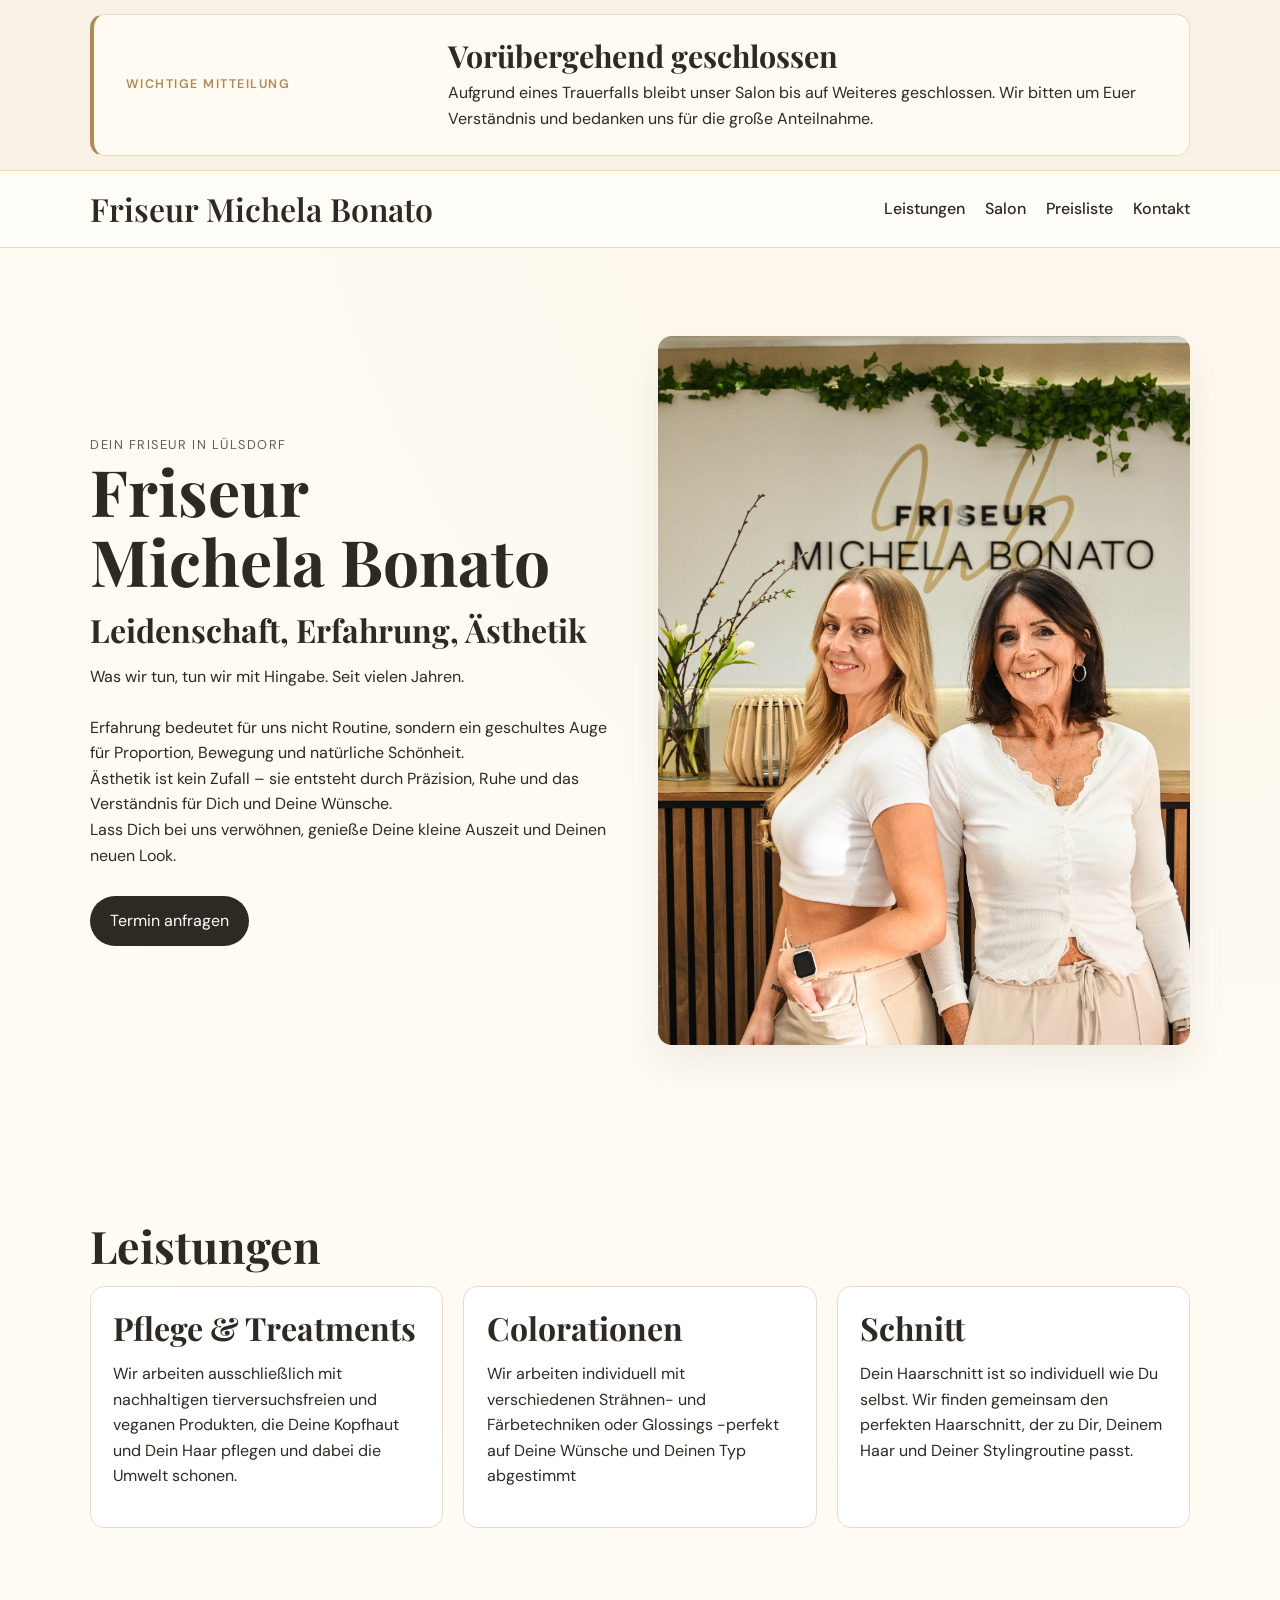
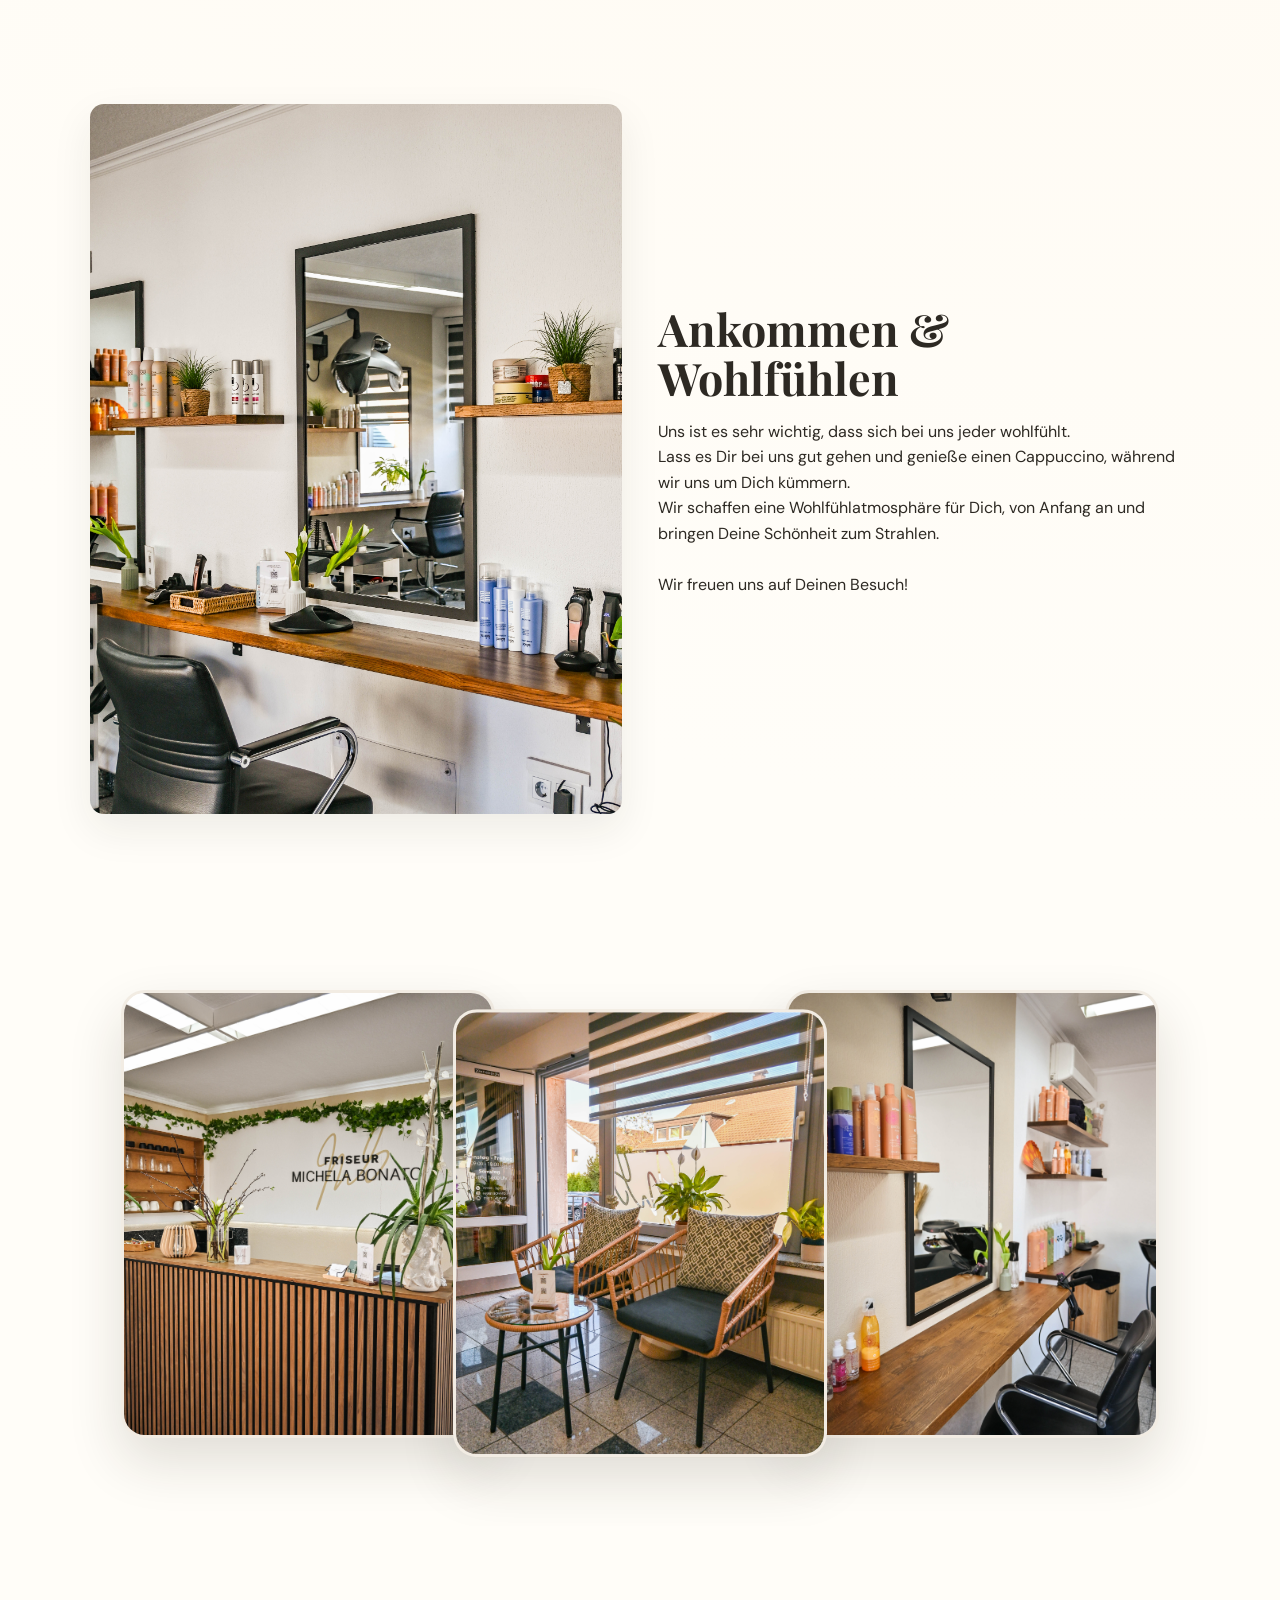
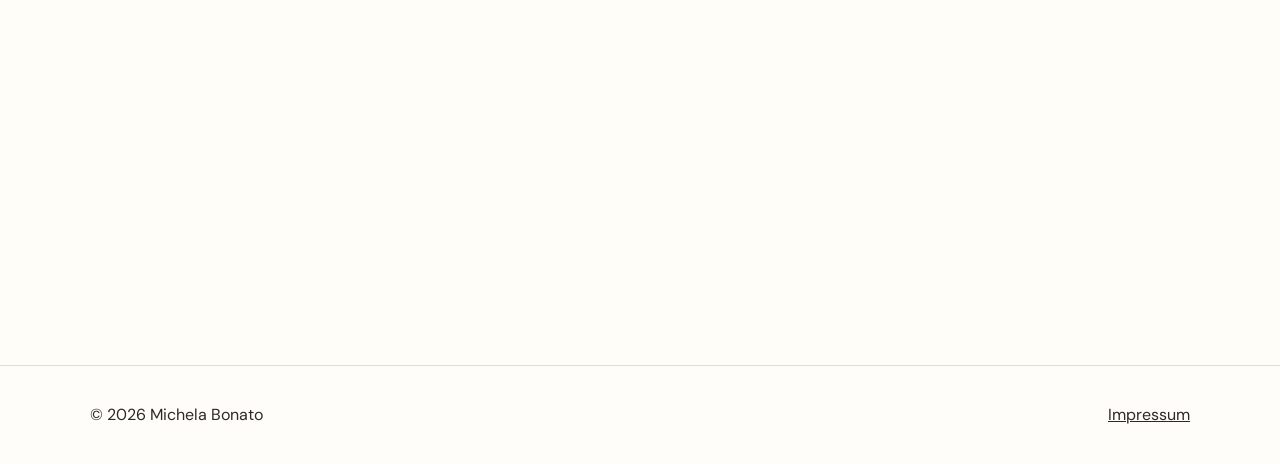
<file: index.html>
<!doctype html>
<html lang="de">

<head>
  <meta charset="UTF-8" />
  <meta name="viewport" content="width=device-width, initial-scale=1.0" />
  <title>Friseur Michela Bonato</title>
  <meta name="description"
    content="Friseur in Lülsdorf - Leidenschaft, Erfahrung, Ästhetik. Jetzt Termin anfragen." />
  <meta name="keywords"
    content="Friseur Lülsdorf, Michela Bonato, Damenfriseur Lülsdorf, Herrenfriseur Lülsdorf, Haarschnitt Lülsdorf" />
  <meta name="robots" content="index, follow" />
  <meta name="author" content="Friseur Michela Bonato" />
  <link rel="canonical" href="https://www.michela-bonato.de/" />

  <meta property="og:type" content="website" />
  <meta property="og:title" content="Michela Bonato | Friseur Lülsdorf" />
  <meta property="og:description" content="Friseur in Lülsdorf - Leidenschaft, Erfahrung, Ästhetik. Jetzt Termin anfragen." />
  <meta property="og:url" content="https://www.michela-bonato.de/" />
  <meta property="og:image"
    content="img/og_image.jpg" />

  <meta name="twitter:card" content="summary_large_image" />
  <meta name="twitter:title" content="Michela Bonato | Friseur Lülsdorf" />
  <meta name="twitter:description"
    content="Friseur Lülsdorf, Michela Bonato, Damenfriseur Lülsdorf, Herrenfriseur Lülsdorf, Haarschnitt Lülsdorf" />
  <meta name="twitter:image"
    content="img/og_image.jpg" />

  <script type="application/ld+json">
      {
        "@context": "https://schema.org",
        "@type": "HairSalon",
        "name": "Friseur Michela Bonato",
        "description": "Friseur in Lülsdorf - Leidenschaft, Erfahrung, Ästhetik. Jetzt Termin anfragen.",
        "address": {
          "@type": "PostalAddress",
          "addressLocality": "Lülsdorf",
          "addressRegion": "Niederkassel",
          "addressCountry": "DE"
        },
        "areaServed": "Lülsdorf",
        "url": "https://www.michela-bonato.de/",
      }
  </script>
  <link rel="icon" href="img/favicon-1-300x300.png" sizes="192x192" />
  <link rel="apple-touch-icon" href="img/favicon-1-300x300.png" />
  <link rel="stylesheet" href="css/styles.css" />
</head>

<body>
  <aside class="opening-notice" aria-labelledby="opening-notice-title">
    <div class="container opening-notice-content">
      <p class="opening-notice-label">Wichtige Mitteilung</p>
      <div>
        <h2 id="opening-notice-title">Vorübergehend geschlossen</h2>
        <p>Aufgrund eines Trauerfalls bleibt unser Salon bis auf Weiteres geschlossen. Wir bitten um Euer Verständnis und bedanken uns für die große Anteilnahme.</p>
      </div>
    </div>
  </aside>

  <header class="site-header" id="start">
    <div class="container nav-wrap">
      <a class="brand" href="#start">Friseur Michela Bonato</a>
      <button class="menu-toggle" type="button" aria-expanded="false" aria-controls="site-menu" aria-label="Menü öffnen">
        <span></span>
        <span></span>
        <span></span>
      </button>
      <nav id="site-menu" aria-label="Hauptnavigation">
        <ul class="menu">
          <li><a href="#leistungen">Leistungen</a></li>
          <li><a href="#ueber-uns">Salon</a></li>
          <li><a href="#preisliste">Preisliste</a></li>
          <li><a href="#kontakt">Kontakt</a></li>
        </ul>
      </nav>
    </div>
  </header>

  <main>
    <section class="hero reveal">
      <div class="container hero-grid">
        <div class="hero-copy">
          <p class="kicker">Dein Friseur in Lülsdorf</p>
          <h1>Friseur<br />Michela Bonato</h1>
          <h2 class="h3">Leidenschaft, Erfahrung, Ästhetik</h2>
          <p>
            Was wir tun, tun wir mit Hingabe. Seit vielen Jahren.<br />
            <br />
            Erfahrung bedeutet für uns nicht Routine, sondern ein geschultes Auge für Proportion, Bewegung und natürliche Schönheit.<br />
            Ästhetik ist kein Zufall – sie entsteht durch Präzision, Ruhe und das Verständnis für Dich und Deine Wünsche.
            <br />
            Lass Dich bei uns verwöhnen, genieße Deine kleine Auszeit und Deinen neuen Look.
          </p>
          <a class="btn" href="https://wa.link/77ubc4">Termin anfragen</a>
        </div>
        <img src="img/hero.jpg" alt="Friseursalon mit elegantem Interieur" loading="lazy" class="img hero-media" />
      </div>
    </section>

    <section id="leistungen" class="section reveal">
      <div class="container">
        <h2>Leistungen</h2>
        <div class="cards">
          <article class="card">
            <h3>Pflege & Treatments</h3>
            <p>Wir arbeiten ausschließlich mit nachhaltigen tierversuchsfreien und veganen Produkten, die Deine Kopfhaut
              und Dein Haar pflegen und dabei die Umwelt schonen.</p>
          </article>
          <article class="card">
            <h3>Colorationen</h3>
            <p>Wir arbeiten individuell mit verschiedenen Strähnen- und Färbetechniken oder Glossings -perfekt auf Deine
              Wünsche und Deinen Typ abgestimmt </p>
          </article>
          <article class="card">
            <h3>Schnitt</h3>
            <p>Dein Haarschnitt ist so individuell wie Du selbst. Wir finden gemeinsam den perfekten Haarschnitt, der zu
              Dir, Deinem Haar und Deiner Stylingroutine passt.</p>
          </article>
        </div>
      </div>
    </section>

    <section id="ueber-uns" class="section reveal">
      <div class="container about">
        <img src="img/img02.jpg" alt="Haarschnitt im Salon" loading="lazy" class="img" />
        <div>
          <h2>Ankommen & Wohlfühlen</h2>
          <p>
            Uns ist es sehr wichtig, dass sich bei uns jeder wohlfühlt.<br />
            Lass es Dir bei uns gut gehen und genieße einen Cappuccino, während wir uns um Dich kümmern.<br />
            Wir schaffen eine Wohlfühlatmosphäre für Dich, von Anfang an und bringen Deine Schönheit zum Strahlen.<br />
            <br />
            Wir freuen uns auf Deinen Besuch!
          </p>
        </div>
      </div>
    </section>

    <section class="section reveal gallery-section" aria-label="Bildergalerie aus dem Salon">
      <div class="gallery-band">
        <figure class="gallery-card gallery-card-one">
          <img src="img/img04.jpg" alt="Salonmoment mit Fokus auf Styling" loading="lazy" class="gallery-image" />
        </figure>
        <figure class="gallery-card gallery-card-two">
          <img src="img/img05.jpg" alt="Detailaufnahme aus dem Friseursalon" loading="lazy" class="gallery-image" />
        </figure>
        <figure class="gallery-card gallery-card-three">
          <img src="img/img06.jpg" alt="Ein weiterer Einblick in die Atmosphäre des Salons" loading="lazy" class="gallery-image" />
        </figure>
      </div>
    </section>

    <section id="preisliste" class="section section-alt reveal">
      <div class="container price-wrap">
        <div>
          <h2>Preisliste</h2>
          <p>
            Hier findest Du unsere aktuelle Preisliste. Für eine individuelle Beratung und genaue Preise zu Deinem
            Wunschlook, kontaktiere uns gerne direkt.
          </p>
          <a class="btn btn-light" href="img/Preisliste_A3-724x1024.png" target="_blank"
            rel="noopener noreferrer">Preisliste als Bild öffnen</a>
        </div>
        <img src="img/img01.jpg" alt="Friseurin bei der Arbeit" loading="lazy" class="img" />
      </div>
    </section>

    <section id="kontakt" class="section section-alt reveal">
      <div class="container contact">
        <div class="contact-intro">
          <div>
            <p class="kicker">Wir freuen uns auf Dich</p>
            <h2>Kontakt</h2>
            <p class="contact-lead">
              Ob frischer Schnitt, neue Farbe oder ein Termin für einen besonderen Anlass: melde Dich einfach bei uns.
              Wir beraten Dich persönlich und finden gemeinsam den passenden Zeitpunkt für Deinen Besuch.
            </p>
          </div>
          <div class="contact-actions" aria-label="Schnelle Kontaktoptionen">
            <a class="btn" href="http://wa.link/77ubc4">Termin per WhatsApp</a>
            <a class="btn btn-outline" href="tel:+4922083591">Direkt anrufen</a>
          </div>
        </div>
        <div class="contact-grid">
          <article class="contact-card contact-card-highlight">
            <span class="contact-eyebrow">Schnell & unkompliziert</span>
            <h3>Termin anfragen</h3>
            <p>
              Schreib uns bei WhatsApp oder ruf kurz an. So können wir Deinen Wunschtermin und Deine Behandlung direkt
              abstimmen.
            </p>
            <div class="contact-list" aria-label="Kontaktwege">
              <div class="contact-item">
                <svg xmlns="http://www.w3.org/2000/svg" viewBox="0 0 640 640"><path d="M224.2 89C216.3 70.1 195.7 60.1 176.1 65.4L170.6 66.9C106 84.5 50.8 147.1 66.9 223.3C104 398.3 241.7 536 416.7 573.1C493 589.3 555.5 534 573.1 469.4L574.6 463.9C580 444.2 569.9 423.6 551.1 415.8L453.8 375.3C437.3 368.4 418.2 373.2 406.8 387.1L368.2 434.3C297.9 399.4 241.3 341 208.8 269.3L253 233.3C266.9 222 271.6 202.9 264.8 186.3L224.2 89z" /></svg>
                <a href="tel:+4922083591">02208 - 3591</a>
              </div>
              <div class="contact-item">
                <svg xmlns="http://www.w3.org/2000/svg" viewBox="0 0 640 640"><path d="M476.9 161.1C435 119.1 379.2 96 319.9 96C197.5 96 97.9 195.6 97.9 318C97.9 357.1 108.1 395.3 127.5 429L96 544L213.7 513.1C246.1 530.8 282.6 540.1 319.8 540.1L319.9 540.1C442.2 540.1 544 440.5 544 318.1C544 258.8 518.8 203.1 476.9 161.1zM319.9 502.7C286.7 502.7 254.2 493.8 225.9 477L219.2 473L149.4 491.3L168 423.2L163.6 416.2C145.1 386.8 135.4 352.9 135.4 318C135.4 216.3 218.2 133.5 320 133.5C369.3 133.5 415.6 152.7 450.4 187.6C485.2 222.5 506.6 268.8 506.5 318.1C506.5 419.9 421.6 502.7 319.9 502.7zM421.1 364.5C415.6 361.7 388.3 348.3 383.2 346.5C378.1 344.6 374.4 343.7 370.7 349.3C367 354.9 356.4 367.3 353.1 371.1C349.9 374.8 346.6 375.3 341.1 372.5C308.5 356.2 287.1 343.4 265.6 306.5C259.9 296.7 271.3 297.4 281.9 276.2C283.7 272.5 282.8 269.3 281.4 266.5C280 263.7 268.9 236.4 264.3 225.3C259.8 214.5 255.2 216 251.8 215.8C248.6 215.6 244.9 215.6 241.2 215.6C237.5 215.6 231.5 217 226.4 222.5C221.3 228.1 207 241.5 207 268.8C207 296.1 226.9 322.5 229.6 326.2C232.4 329.9 268.7 385.9 324.4 410C359.6 425.2 373.4 426.5 391 423.9C401.7 422.3 423.8 410.5 428.4 397.5C433 384.5 433 373.4 431.6 371.1C430.3 368.6 426.6 367.2 421.1 364.5z"/></svg>
                <a href="http://wa.link/77ubc4">Terminvergabe über WhatsApp<br />01512 - 6047627</a>
              </div>
              <div class="contact-item">
                <svg xmlns="http://www.w3.org/2000/svg" viewBox="0 0 640 640"><path d="M320.3 205C256.8 204.8 205.2 256.2 205 319.7C204.8 383.2 256.2 434.8 319.7 435C383.2 435.2 434.8 383.8 435 320.3C435.2 256.8 383.8 205.2 320.3 205zM319.7 245.4C360.9 245.2 394.4 278.5 394.6 319.7C394.8 360.9 361.5 394.4 320.3 394.6C279.1 394.8 245.6 361.5 245.4 320.3C245.2 279.1 278.5 245.6 319.7 245.4zM413.1 200.3C413.1 185.5 425.1 173.5 439.9 173.5C454.7 173.5 466.7 185.5 466.7 200.3C466.7 215.1 454.7 227.1 439.9 227.1C425.1 227.1 413.1 215.1 413.1 200.3zM542.8 227.5C541.1 191.6 532.9 159.8 506.6 133.6C480.4 107.4 448.6 99.2 412.7 97.4C375.7 95.3 264.8 95.3 227.8 97.4C192 99.1 160.2 107.3 133.9 133.5C107.6 159.7 99.5 191.5 97.7 227.4C95.6 264.4 95.6 375.3 97.7 412.3C99.4 448.2 107.6 480 133.9 506.2C160.2 532.4 191.9 540.6 227.8 542.4C264.8 544.5 375.7 544.5 412.7 542.4C448.6 540.7 480.4 532.5 506.6 506.2C532.8 480 541 448.2 542.8 412.3C544.9 375.3 544.9 264.5 542.8 227.5zM495 452C487.2 471.6 472.1 486.7 452.4 494.6C422.9 506.3 352.9 503.6 320.3 503.6C287.7 503.6 217.6 506.2 188.2 494.6C168.6 486.8 153.5 471.7 145.6 452C133.9 422.5 136.6 352.5 136.6 319.9C136.6 287.3 134 217.2 145.6 187.8C153.4 168.2 168.5 153.1 188.2 145.2C217.7 133.5 287.7 136.2 320.3 136.2C352.9 136.2 423 133.6 452.4 145.2C472 153 487.1 168.1 495 187.8C506.7 217.3 504 287.3 504 319.9C504 352.5 506.7 422.6 495 452z"/></svg>
                <a href="https://instagram.com/hairby.bonato" target="_blank" rel="noopener noreferrer">@hairby.bonato</a>
              </div>
            </div>
          </article>
          <article class="contact-card contact-photo-card">
            <img src="img/img03.jpg" alt="Einladender Blick in den Salon" loading="lazy" class="contact-photo" />
          </article>
          <article class="contact-card">
            <span class="contact-eyebrow">Vor Ort</span>
            <h3>Adresse</h3>
            <p>Friseur Michela Bonato<br />Stahlenstraße 21<br />53859 Niederkassel</p>
            <a href="https://maps.app.goo.gl/FPhq9QHvY2sSewt56" target="_blank" rel="noopener noreferrer">Route in Google Maps</a>
          </article>
          <article class="contact-card">
            <span class="contact-eyebrow">Unsere Zeiten</span>
            <h3>Öffnungszeiten</h3>
            <div class="hours-list" aria-label="Öffnungszeiten">
              <div class="hours-row">
                <span>Di. - Fr.</span>
                <strong>09.00 - 18.00 Uhr</strong>
              </div>
              <div class="hours-row">
                <span>Samstag</span>
                <strong>08.00 - 14.00 Uhr</strong>
              </div>
            </div>
            <p class="contact-note">Wenn Du einen bestimmten Zeitraum im Blick hast, schreib uns am besten direkt.</p>
          </article>
        </div>
      </div>
    </section>
  </main>

  <footer class="site-footer">
    <div class="container footer-wrap">
      <p>&copy; 2026 Michela Bonato</p>
      <a href="impressum.html">Impressum</a>
    </div>
  </footer>

  <script src="js/script.js"></script>
</body>

</html>
</file>
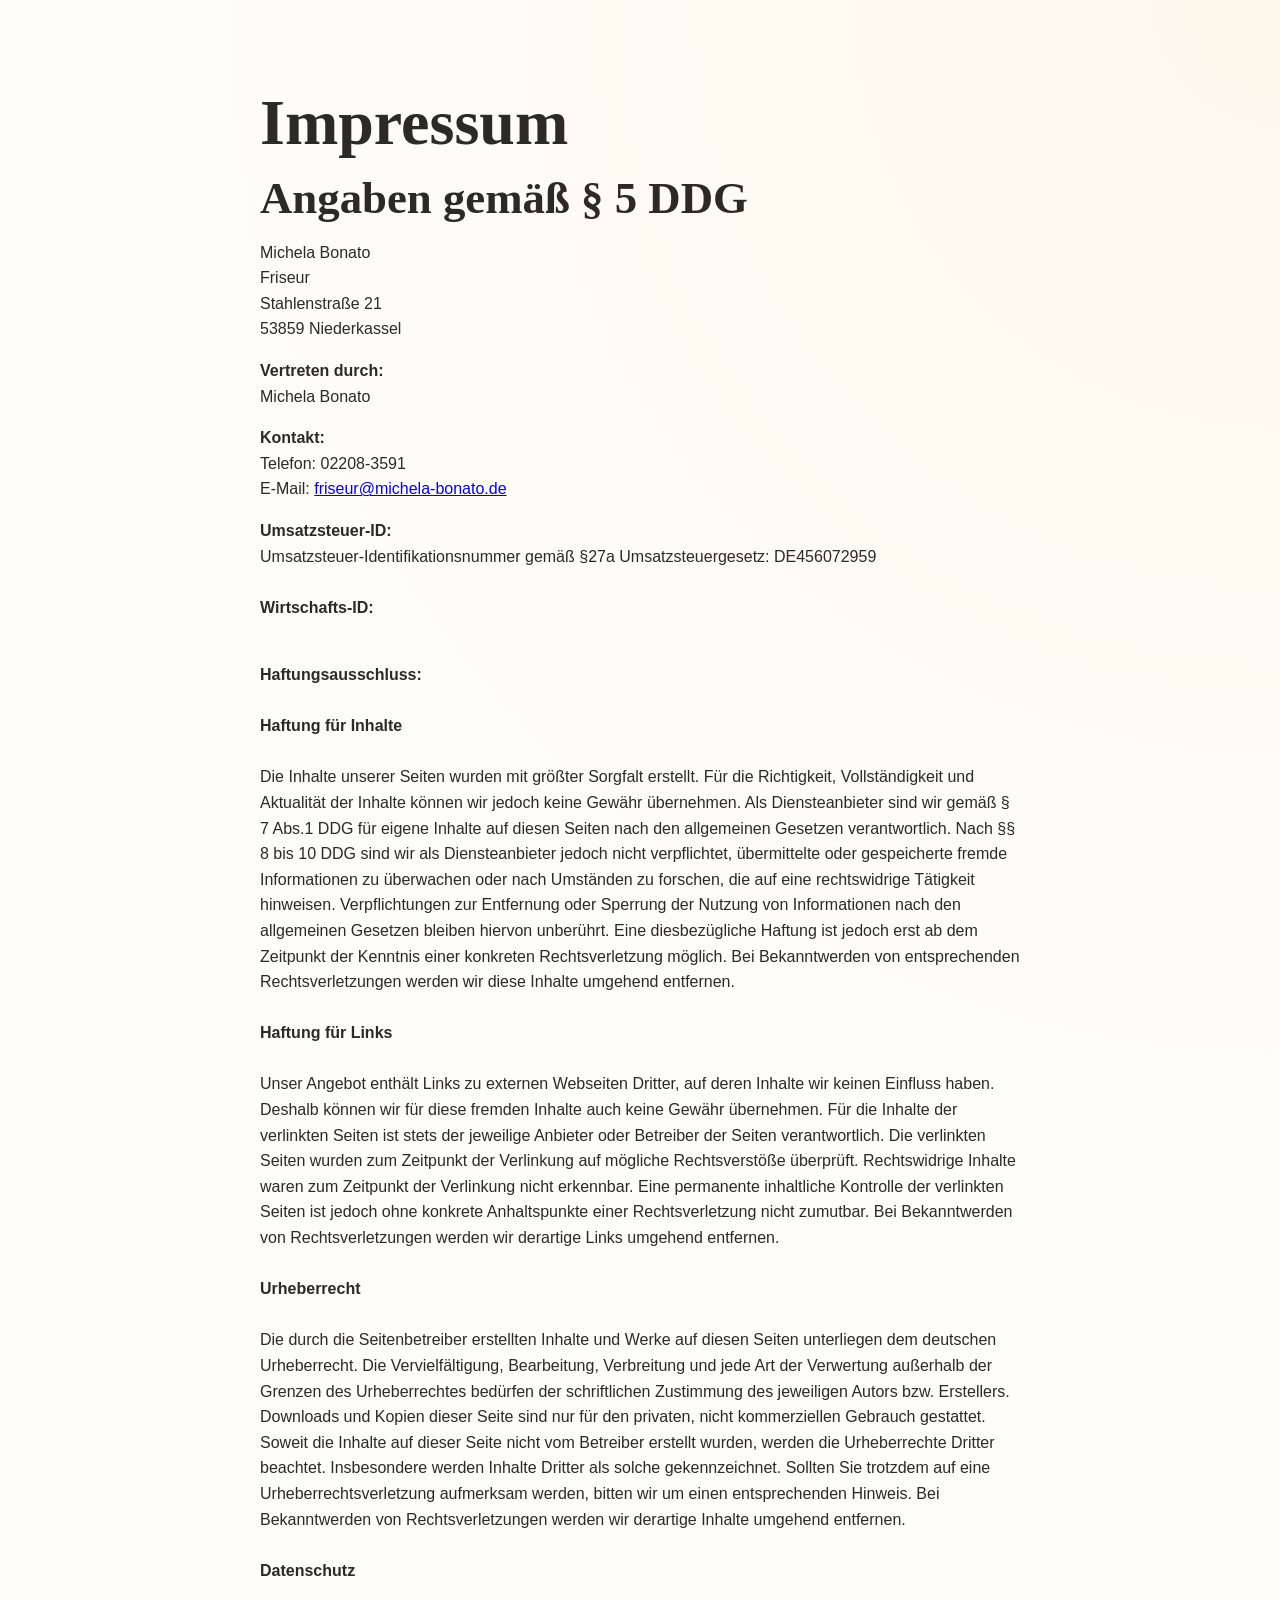
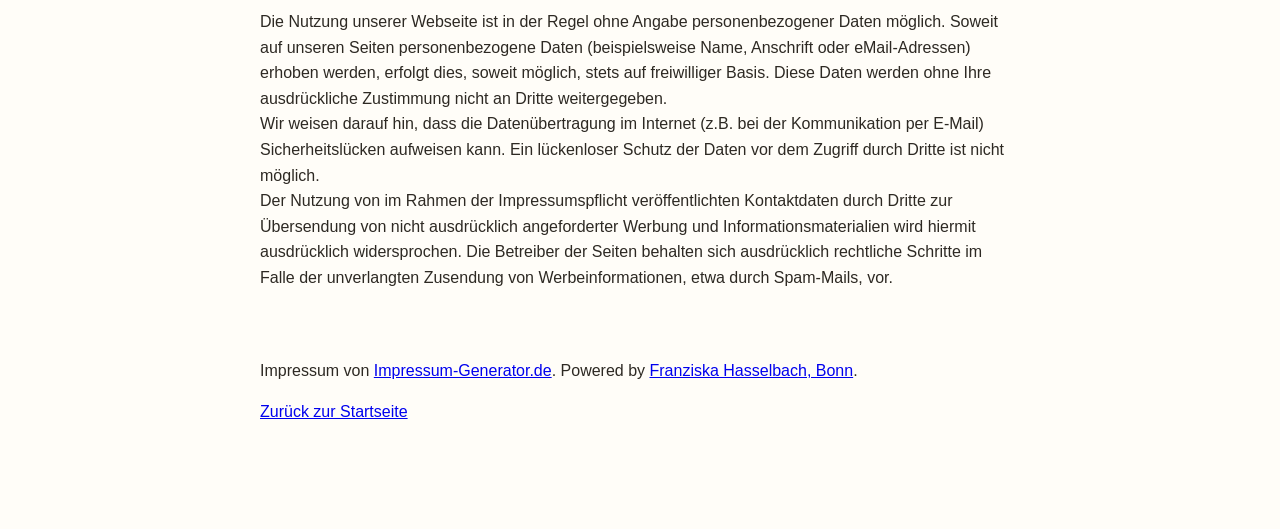
<file: impressum.html>
<!doctype html>
<html lang="de">
  <head>
    <meta charset="UTF-8" />
    <meta name="viewport" content="width=device-width, initial-scale=1.0" />
    <title>Friseur Michela Bonato</title>
    <meta name="robots" content="index, follow" />
    <meta
      name="description"
      content="Impressum Friseur Michela Bonato"
    />
    <link rel="icon" href="img/favicon-1-300x300.png" sizes="192x192" />
    <link rel="apple-touch-icon" href="img/favicon-1-300x300.png" />
    <link rel="stylesheet" href="styles.css" />
  </head>
  <body>
    <main class="section">
      <div class="container" style="max-width: 760px">
        <h1>Impressum</h1>

          <h2 class="wp-block-heading">Angaben gemäß § 5 DDG</h2>

          <p>Michela Bonato<br>Friseur<br>Stahlenstraße 21<br>53859 Niederkassel<br></p>
          <p><strong>Vertreten durch:</strong><br>Michela Bonato<br></p>
          <p><strong>Kontakt:</strong><br>Telefon: 02208-3591<br>E-Mail: <a href="mailto:friseur@michela-bonato.de">friseur@michela-bonato.de</a></p>
          <p><strong>Umsatzsteuer-ID:</strong><br>Umsatzsteuer-Identifikationsnummer gemäß §27a Umsatzsteuergesetz: DE456072959<br><br><strong>Wirtschafts-ID:</strong><br><br></p>
          <p><strong>Haftungsausschluss:</strong><br><br><strong>Haftung für Inhalte</strong><br><br>Die Inhalte unserer Seiten wurden mit größter Sorgfalt erstellt. Für die Richtigkeit, Vollständigkeit und Aktualität der Inhalte können wir jedoch keine Gewähr übernehmen. Als Diensteanbieter sind wir gemäß § 7 Abs.1 DDG für eigene Inhalte auf diesen Seiten nach den allgemeinen Gesetzen verantwortlich. Nach §§ 8 bis 10 DDG sind wir als Diensteanbieter jedoch nicht verpflichtet, übermittelte oder gespeicherte fremde Informationen zu überwachen oder nach Umständen zu forschen, die auf eine rechtswidrige Tätigkeit hinweisen. Verpflichtungen zur Entfernung oder Sperrung der Nutzung von Informationen nach den allgemeinen Gesetzen bleiben hiervon unberührt. Eine diesbezügliche Haftung ist jedoch erst ab dem Zeitpunkt der Kenntnis einer konkreten Rechtsverletzung möglich. Bei Bekanntwerden von entsprechenden Rechtsverletzungen werden wir diese Inhalte umgehend entfernen.<br><br><strong>Haftung für Links</strong><br><br>Unser Angebot enthält Links zu externen Webseiten Dritter, auf deren Inhalte wir keinen Einfluss haben. Deshalb können wir für diese fremden Inhalte auch keine Gewähr übernehmen. Für die Inhalte der verlinkten Seiten ist stets der jeweilige Anbieter oder Betreiber der Seiten verantwortlich. Die verlinkten Seiten wurden zum Zeitpunkt der Verlinkung auf mögliche Rechtsverstöße überprüft. Rechtswidrige Inhalte waren zum Zeitpunkt der Verlinkung nicht erkennbar. Eine permanente inhaltliche Kontrolle der verlinkten Seiten ist jedoch ohne konkrete Anhaltspunkte einer Rechtsverletzung nicht zumutbar. Bei Bekanntwerden von Rechtsverletzungen werden wir derartige Links umgehend entfernen.<br><br><strong>Urheberrecht</strong><br><br>Die durch die Seitenbetreiber erstellten Inhalte und Werke auf diesen Seiten unterliegen dem deutschen Urheberrecht. Die Vervielfältigung, Bearbeitung, Verbreitung und jede Art der Verwertung außerhalb der Grenzen des Urheberrechtes bedürfen der schriftlichen Zustimmung des jeweiligen Autors bzw. Erstellers. Downloads und Kopien dieser Seite sind nur für den privaten, nicht kommerziellen Gebrauch gestattet. Soweit die Inhalte auf dieser Seite nicht vom Betreiber erstellt wurden, werden die Urheberrechte Dritter beachtet. Insbesondere werden Inhalte Dritter als solche gekennzeichnet. Sollten Sie trotzdem auf eine Urheberrechtsverletzung aufmerksam werden, bitten wir um einen entsprechenden Hinweis. Bei Bekanntwerden von Rechtsverletzungen werden wir derartige Inhalte umgehend entfernen.<br><br><strong>Datenschutz</strong><br><br>Die Nutzung unserer Webseite ist in der Regel ohne Angabe personenbezogener Daten möglich. Soweit auf unseren Seiten personenbezogene Daten (beispielsweise Name, Anschrift oder eMail-Adressen) erhoben werden, erfolgt dies, soweit möglich, stets auf freiwilliger Basis. Diese Daten werden ohne Ihre ausdrückliche Zustimmung nicht an Dritte weitergegeben.<br>Wir weisen darauf hin, dass die Datenübertragung im Internet (z.B. bei der Kommunikation per E-Mail) Sicherheitslücken aufweisen kann. Ein lückenloser Schutz der Daten vor dem Zugriff durch Dritte ist nicht möglich.<br>Der Nutzung von im Rahmen der Impressumspflicht veröffentlichten Kontaktdaten durch Dritte zur Übersendung von nicht ausdrücklich angeforderter Werbung und Informationsmaterialien wird hiermit ausdrücklich widersprochen. Die Betreiber der Seiten behalten sich ausdrücklich rechtliche Schritte im Falle der unverlangten Zusendung von Werbeinformationen, etwa durch Spam-Mails, vor.<br></p>
          <p><br><br>Impressum von <a href="https://impressum-generator.de">Impressum-Generator.de</a>. Powered by <a href="https://www.kanzlei-hasselbach.de/">Franziska Hasselbach, Bonn</a>.</p>
        <p><a href="index.html">Zurück zur Startseite</a></p>
      </div>
    </main>
  </body>
</html>
</file>
<file: css/styles.css>
/* playfair-display-regular - latin */
@font-face {
  font-display: swap; /* Check https://developer.mozilla.org/en-US/docs/Web/CSS/@font-face/font-display for other options. */
  font-family: 'Playfair Display';
  font-style: normal;
  font-weight: 400;
  src: url('../fonts/playfair-display-v40-latin-regular.woff2') format('woff2'); /* Chrome 36+, Opera 23+, Firefox 39+, Safari 12+, iOS 10+ */
}
/* playfair-display-500 - latin */
@font-face {
  font-display: swap; /* Check https://developer.mozilla.org/en-US/docs/Web/CSS/@font-face/font-display for other options. */
  font-family: 'Playfair Display';
  font-style: normal;
  font-weight: 500;
  src: url('../fonts/playfair-display-v40-latin-500.woff2') format('woff2'); /* Chrome 36+, Opera 23+, Firefox 39+, Safari 12+, iOS 10+ */
}
/* playfair-display-600 - latin */
@font-face {
  font-display: swap; /* Check https://developer.mozilla.org/en-US/docs/Web/CSS/@font-face/font-display for other options. */
  font-family: 'Playfair Display';
  font-style: normal;
  font-weight: 600;
  src: url('../fonts/playfair-display-v40-latin-600.woff2') format('woff2'); /* Chrome 36+, Opera 23+, Firefox 39+, Safari 12+, iOS 10+ */
}
/* playfair-display-700 - latin */
@font-face {
  font-display: swap; /* Check https://developer.mozilla.org/en-US/docs/Web/CSS/@font-face/font-display for other options. */
  font-family: 'Playfair Display';
  font-style: normal;
  font-weight: 700;
  src: url('../fonts/playfair-display-v40-latin-700.woff2') format('woff2'); /* Chrome 36+, Opera 23+, Firefox 39+, Safari 12+, iOS 10+ */
}

/* dm-sans-regular - latin */
@font-face {
  font-display: swap; /* Check https://developer.mozilla.org/en-US/docs/Web/CSS/@font-face/font-display for other options. */
  font-family: 'DM Sans';
  font-style: normal;
  font-weight: 400;
  src: url('../fonts/dm-sans-v17-latin-regular.woff2') format('woff2'); /* Chrome 36+, Opera 23+, Firefox 39+, Safari 12+, iOS 10+ */
}
/* dm-sans-500 - latin */
@font-face {
  font-display: swap; /* Check https://developer.mozilla.org/en-US/docs/Web/CSS/@font-face/font-display for other options. */
  font-family: 'DM Sans';
  font-style: normal;
  font-weight: 500;
  src: url('../fonts/dm-sans-v17-latin-500.woff2') format('woff2'); /* Chrome 36+, Opera 23+, Firefox 39+, Safari 12+, iOS 10+ */
}
/* dm-sans-600 - latin */
@font-face {
  font-display: swap; /* Check https://developer.mozilla.org/en-US/docs/Web/CSS/@font-face/font-display for other options. */
  font-family: 'DM Sans';
  font-style: normal;
  font-weight: 600;
  src: url('../fonts/dm-sans-v17-latin-600.woff2') format('woff2'); /* Chrome 36+, Opera 23+, Firefox 39+, Safari 12+, iOS 10+ */
}

:root {
  --bg: #fffdf8;
  --bg-alt: #f7f1e6;
  --text: #2d2923;
  --muted: #655d53;
  --line: #e8dcc7;
  --accent: #b08a55;
  --shadow: 0 16px 40px rgba(42, 33, 20, 0.08);
}

* {
  box-sizing: border-box;
}

html {
  scroll-behavior: smooth;
  scroll-padding-top: 100px;
}

body {
  margin: 0;
  font-family: "DM Sans", sans-serif;
  color: var(--text);
  background: radial-gradient(circle at top right, #fff8ed 0%, var(--bg) 45%);
  line-height: 1.6;
}

.img {
  width: 100%;
  aspect-ratio: 3 / 4;
  object-fit: cover;
  display: block;
  border-radius: 14px;
  box-shadow: var(--shadow);
}

.img-whatsapp {
  width: 200px;
}

.container {
  width: min(1100px, 92%);
  margin: 0 auto;
}

.site-header {
  position: sticky;
  top: 0;
  z-index: 20;
  background: rgba(255, 253, 248, 0.92);
  backdrop-filter: blur(8px);
  border-bottom: 1px solid var(--line);
}

.nav-wrap {
  display: flex;
  justify-content: space-between;
  align-items: center;
  min-height: 76px;
}

.brand {
  text-decoration: none;
  color: var(--text);
  font-family: "Playfair Display", serif;
  font-size: 2rem;
  font-weight: 600;
}

.menu-toggle {
  display: none;
  border: 0;
  padding: 0;
  background: transparent;
  cursor: pointer;
}

.menu-toggle span {
  display: block;
  width: 22px;
  height: 2px;
  border-radius: 999px;
  background: var(--text);
  transition: transform 0.2s ease, opacity 0.2s ease;
}

.menu {
  list-style: none;
  margin: 0;
  padding: 0;
  display: flex;
  gap: 1.25rem;
}

.menu a {
  text-decoration: none;
  color: var(--text);
  font-weight: 500;
}

.menu a:hover,
.menu a:focus-visible {
  color: var(--accent);
}

.hero,
.section {
  padding: 5.5rem 0;
}

.opening-notice {
  padding: 0.85rem 0;
  background: var(--bg-alt);
  border-bottom: 1px solid var(--line);
}

.opening-notice-content {
  display: grid;
  grid-template-columns: minmax(9rem, 0.42fr) 1fr;
  gap: 1.5rem;
  align-items: center;
  padding: 1.5rem 2rem;
  border: 1px solid var(--line);
  border-left: 4px solid var(--accent);
  border-radius: 14px;
  background: #fffaf2;
}

.opening-notice-label {
  margin: 0;
  color: var(--accent);
  font-size: 0.78rem;
  font-weight: 600;
  letter-spacing: 0.12em;
  text-transform: uppercase;
}

.opening-notice h2 {
  margin-bottom: 0.5rem;
  font-size: clamp(1.4rem, 3vw, 1.9rem);
}

.opening-notice p {
  margin: 0;
}

.opening-notice p + p {
  margin-top: 0.25rem;
}

.hero-grid,
.price-wrap,
.about {
  display: grid;
  grid-template-columns: repeat(2, minmax(0, 1fr));
  gap: 2.25rem;
  align-items: center;
}

.kicker {
  text-transform: uppercase;
  letter-spacing: 0.12em;
  color: var(--muted);
  font-size: 0.8rem;
  margin: 0;
}

h1,
h2,
h3 {
  font-family: "Playfair Display", serif;
  line-height: 1.1;
  margin-top: 0;
}

h1 {
  font-size: clamp(2.3rem, 5vw, 4rem);
  margin-bottom: 1rem;
}

h2 {
  font-size: clamp(2rem, 4vw, 2.8rem);
  margin-bottom: 1rem;
}

h3,
.h3 {
  font-size: clamp(1.5rem, 3vw, 2rem);
  margin-bottom: 0.75rem;
}

.cards {
  display: grid;
  grid-template-columns: repeat(3, minmax(0, 1fr));
  gap: 1.25rem;
}

.card {
  background: #fff;
  border: 1px solid var(--line);
  padding: 1.4rem;
  border-radius: 14px;
}

.gallery-section {
  overflow: hidden;
}

.gallery-band {
  width: min(1320px, calc(100vw - 48px));
  margin: 0 auto;
  display: flex;
  align-items: center;
  justify-content: center;
  padding: 0 0.75rem;
}

.gallery-card {
  position: relative;
  margin: 0;
  overflow: hidden;
  border-radius: 24px;
  border: 3px solid rgba(176, 138, 85, 0.16);
  background: #fff;
  box-shadow: 0 24px 54px rgba(42, 33, 20, 0.14);
  flex: 0 1 31%;
}

.gallery-card-one {
  z-index: 2;
}

.gallery-card-two {
  margin-left: -3.5%;
  margin-right: -3.5%;
  transform: translateY(1.2rem);
  z-index: 3;
}

.gallery-card-three {
  z-index: 1;
}

.gallery-image {
  width: 100%;
  aspect-ratio: 4 / 4.8;
  object-fit: cover;
  display: block;
}

.section-alt {
  background: linear-gradient(120deg, var(--bg-alt) 0%, #fefbf4 100%);
}

.btn {
  display: inline-block;
  text-decoration: none;
  color: #fff;
  background: var(--text);
  border-radius: 999px;
  padding: 0.75rem 1.25rem;
  margin-top: 0.75rem;
  transition: transform 0.2s ease, opacity 0.2s ease;
}

.btn:hover,
.btn:focus-visible {
  transform: translateY(-1px);
  opacity: 0.92;
}

.btn-light {
  background: #8f6f43;
}

.btn-outline {
  background: transparent;
  color: var(--text);
  border: 1px solid rgba(45, 41, 35, 0.18);
}

.contact a:not(.btn) {
  color: #7a5f39;
}

.contact .btn {
  color: #fff;
}

.contact .btn-outline {
  color: var(--text);
}

.contact-intro {
  display: flex;
  justify-content: space-between;
  align-items: end;
  gap: 2rem;
  margin-bottom: 2rem;
}

.contact-lead {
  max-width: 42rem;
  color: var(--muted);
  margin: 0;
}

.contact-actions {
  display: flex;
  flex-wrap: wrap;
  gap: 0.85rem;
  justify-content: flex-end;
}

.contact-grid {
  display: grid;
  grid-template-columns: 1.3fr repeat(2, minmax(0, 1fr));
  gap: 1.25rem;
}

.contact-card {
  background: rgba(255, 255, 255, 0.92);
  border: 1px solid rgba(176, 138, 85, 0.18);
  padding: 1.5rem;
  border-radius: 22px;
  box-shadow: 0 18px 44px rgba(77, 56, 28, 0.08);
}

.contact-card-highlight {
  background:
    radial-gradient(circle at top right, rgba(255, 247, 230, 0.95), transparent 38%),
    linear-gradient(135deg, #fffaf1 0%, #fff 100%);
  grid-row: span 2;
}

.contact-photo-card {
  position: relative;
  overflow: hidden;
  min-height: 320px;
  padding: 0;
  grid-column: 2 / 4;
  grid-row: 1;
}

.contact-photo {
  width: 100%;
  height: 100%;
  min-height: 320px;
  object-fit: cover;
  display: block;
}

.contact-eyebrow {
  display: inline-flex;
  padding: 0.35rem 0.7rem;
  margin-bottom: 0.9rem;
  border-radius: 999px;
  background: #f4e7cf;
  color: #7a5f39;
  font-size: 0.78rem;
  font-weight: 600;
  letter-spacing: 0.04em;
  text-transform: uppercase;
}

.contact-card svg {
  width: 22px;
  height: 22px;
  flex: 0 0 22px;
  fill: currentColor;
}

.contact-card h3 {
  margin-bottom: 0.6rem;
}

.contact-card p {
  margin: 0 0 0.6rem;
}

.contact-card p:last-child {
  margin-bottom: 0;
}

.contact-list {
  display: grid;
  gap: 0.85rem;
  margin: 1.2rem 0 1.4rem;
}

.contact-item {
  display: flex;
  align-items: center;
  gap: 0.75rem;
  padding: 0.8rem 0.9rem;
  border-radius: 16px;
  background: rgba(244, 231, 207, 0.45);
  color: var(--text);
}

.contact-item a {
  font-weight: 600;
  text-decoration: none;
}

.contact-note {
  color: var(--muted);
}

.hours-list {
  display: grid;
  gap: 0.9rem;
  margin: 1.15rem 0 1rem;
}

.hours-row {
  display: flex;
  justify-content: space-between;
  align-items: center;
  gap: 1rem;
  padding-bottom: 0.8rem;
  border-bottom: 1px solid var(--line);
}

.hours-row:last-child {
  padding-bottom: 0;
  border-bottom: 0;
}

.hours-row span {
  color: var(--muted);
}

.hours-row strong {
  font-size: 1rem;
}

.site-footer {
  border-top: 1px solid var(--line);
  padding: 1.25rem 0;
  background: #fffdf9;
}

.footer-wrap {
  display: flex;
  justify-content: space-between;
  align-items: center;
  gap: 1rem;
}

.footer-wrap a {
  color: var(--text);
}

.reveal {
  opacity: 0;
  transform: translateY(24px);
  transition: opacity 0.7s ease, transform 0.7s ease;
}

.reveal.visible {
  opacity: 1;
  transform: translateY(0);
}

@media (max-width: 900px) {
  .site-header {
    position: sticky;
    top: 0;
    z-index: 40;
  }

  .nav-wrap {
    position: relative;
    min-height: 76px;
    padding: 0.9rem 0;
    z-index: 41;
  }

  .nav-wrap nav {
    display: none;
    position: absolute;
    top: calc(100% - 0.1rem);
    left: 0;
    right: 0;
    width: 100%;
    padding-top: 0.55rem;
    z-index: 42;
  }

  .nav-wrap nav.is-open {
    display: block;
  }

  .brand {
    font-size: 1.35rem;
    max-width: calc(100% - 72px);
  }

  .menu-toggle {
    display: inline-flex;
    flex-direction: column;
    align-items: center;
    justify-content: center;
    gap: 0.28rem;
    width: 46px;
    height: 46px;
    border-radius: 50%;
    border: 1px solid rgba(176, 138, 85, 0.22);
    background: rgba(255, 250, 243, 0.95);
    box-shadow: 0 10px 24px rgba(77, 56, 28, 0.08);
  }

  .menu-toggle[aria-expanded="true"] span:nth-child(1) {
    transform: translateY(6px) rotate(45deg);
  }

  .menu-toggle[aria-expanded="true"] span:nth-child(2) {
    opacity: 0;
  }

  .menu-toggle[aria-expanded="true"] span:nth-child(3) {
    transform: translateY(-6px) rotate(-45deg);
  }

  .hero-grid,
  .price-wrap,
  .about,
  .cards,
  .contact-grid {
    grid-template-columns: 1fr;
  }

  .opening-notice-content {
    grid-template-columns: 1fr;
    gap: 0.45rem;
  }

  .hero-copy {
    order: 2;
  }

  .hero-media {
    order: 1;
    aspect-ratio: 4 / 3;
  }

  .contact-card-highlight,
  .contact-photo-card {
    grid-row: auto;
  }

  .contact-photo-card {
    grid-column: auto;
    min-height: 280px;
  }

  .contact-photo {
    min-height: 280px;
  }

  .contact-intro {
    align-items: start;
    flex-direction: column;
  }

  .contact-actions {
    justify-content: flex-start;
  }

  .gallery-band {
    width: min(1100px, 92%);
    display: grid;
    gap: 1rem;
    padding: 0;
  }

  .gallery-card {
    transform: none;
    margin: 0;
  }

  .menu {
    display: grid;
    grid-template-columns: 1fr;
    gap: 0.55rem;
    width: 100%;
    padding: 0.8rem;
    border: 1px solid rgba(176, 138, 85, 0.18);
    border-radius: 22px;
    background: rgba(255, 250, 243, 0.92);
    box-shadow: 0 14px 30px rgba(77, 56, 28, 0.08);
  }

  .menu li {
    min-width: 0;
  }

  .menu a {
    display: block;
    padding: 0.9rem 1rem;
    border-radius: 16px;
    text-align: left;
    background: #fff;
    border: 1px solid var(--line);
    font-size: 0.96rem;
    line-height: 1.25;
    box-shadow: 0 8px 18px rgba(42, 33, 20, 0.05);
  }

  .hero,
  .section {
    padding: 4rem 0;
  }
}

@media (max-width: 560px) {
  .container {
    width: min(1100px, calc(100% - 24px));
  }

  .nav-wrap {
    min-height: 70px;
    padding: 0.75rem 0;
  }

  .brand {
    font-size: 1.15rem;
  }

  .menu a {
    padding: 0.78rem 0.85rem;
    font-size: 0.95rem;
  }

  .hero {
    padding-top: 1.25rem;
  }

  .hero-grid {
    gap: 1.5rem;
  }

  .hero-media {
    aspect-ratio: 5 / 4;
  }

  .gallery-card {
    border-radius: 18px;
  }

  .contact-card {
    padding: 1.25rem;
  }

  .contact-photo-copy {
    inset: auto 0.9rem 0.9rem 0.9rem;
    padding: 1rem;
  }

  .hours-row {
    align-items: start;
    flex-direction: column;
    gap: 0.2rem;
  }

  .img-whatsapp {
    width: 180px;
  }
}
</file>
<file: styles.css>
:root {
  --bg: #fffdf8;
  --bg-alt: #f7f1e6;
  --text: #2d2923;
  --muted: #655d53;
  --line: #e8dcc7;
  --accent: #b08a55;
  --shadow: 0 16px 40px rgba(42, 33, 20, 0.08);
}

* {
  box-sizing: border-box;
}

html {
  scroll-behavior: smooth;
}

body {
  margin: 0;
  font-family: "DM Sans", sans-serif;
  color: var(--text);
  background: radial-gradient(circle at top right, #fff8ed 0%, var(--bg) 45%);
  line-height: 1.6;
}

img {
  max-width: 100%;
  display: block;
  border-radius: 14px;
  box-shadow: var(--shadow);
}

.container {
  width: min(1100px, 92%);
  margin: 0 auto;
}

.site-header {
  position: sticky;
  top: 0;
  z-index: 20;
  background: rgba(255, 253, 248, 0.92);
  backdrop-filter: blur(8px);
  border-bottom: 1px solid var(--line);
}

.nav-wrap {
  display: flex;
  justify-content: space-between;
  align-items: center;
  min-height: 76px;
}

.brand {
  text-decoration: none;
  color: var(--text);
  font-family: "Playfair Display", serif;
  font-size: 2rem;
  font-weight: 600;
}

.menu {
  list-style: none;
  margin: 0;
  padding: 0;
  display: flex;
  gap: 1.25rem;
}

.menu a {
  text-decoration: none;
  color: var(--text);
  font-weight: 500;
}

.menu a:hover,
.menu a:focus-visible {
  color: var(--accent);
}

.hero,
.section {
  padding: 5.5rem 0;
}

.hero-grid,
.price-wrap,
.about {
  display: grid;
  grid-template-columns: repeat(2, minmax(0, 1fr));
  gap: 2.25rem;
  align-items: center;
}

.kicker {
  text-transform: uppercase;
  letter-spacing: 0.12em;
  color: var(--muted);
  font-size: 0.8rem;
  margin: 0;
}

h1,
h2,
h3 {
  font-family: "Playfair Display", serif;
  line-height: 1.1;
  margin-top: 0;
}

h1 {
  font-size: clamp(2.3rem, 5vw, 4rem);
  margin-bottom: 1rem;
}

h2 {
  font-size: clamp(2rem, 4vw, 2.8rem);
  margin-bottom: 1rem;
}

.cards {
  display: grid;
  grid-template-columns: repeat(3, minmax(0, 1fr));
  gap: 1.25rem;
}

.card {
  background: #fff;
  border: 1px solid var(--line);
  padding: 1.4rem;
  border-radius: 14px;
}

.section-alt {
  background: linear-gradient(120deg, var(--bg-alt) 0%, #fefbf4 100%);
}

.btn {
  display: inline-block;
  text-decoration: none;
  color: #fff;
  background: var(--text);
  border-radius: 999px;
  padding: 0.75rem 1.25rem;
  margin-top: 0.75rem;
  transition: transform 0.2s ease, opacity 0.2s ease;
}

.btn:hover,
.btn:focus-visible {
  transform: translateY(-1px);
  opacity: 0.92;
}

.btn-light {
  background: #8f6f43;
}

.contact a {
  color: #7a5f39;
}

.site-footer {
  border-top: 1px solid var(--line);
  padding: 1.25rem 0;
  background: #fffdf9;
}

.footer-wrap {
  display: flex;
  justify-content: space-between;
  align-items: center;
  gap: 1rem;
}

.footer-wrap a {
  color: var(--text);
}

.reveal {
  opacity: 0;
  transform: translateY(24px);
  transition: opacity 0.7s ease, transform 0.7s ease;
}

.reveal.visible {
  opacity: 1;
  transform: translateY(0);
}

@media (max-width: 900px) {
  .hero-grid,
  .price-wrap,
  .about,
  .cards {
    grid-template-columns: 1fr;
  }

  .menu {
    gap: 0.7rem;
    flex-wrap: wrap;
    justify-content: flex-end;
  }

  .hero,
  .section {
    padding: 4rem 0;
  }
}
</file>
